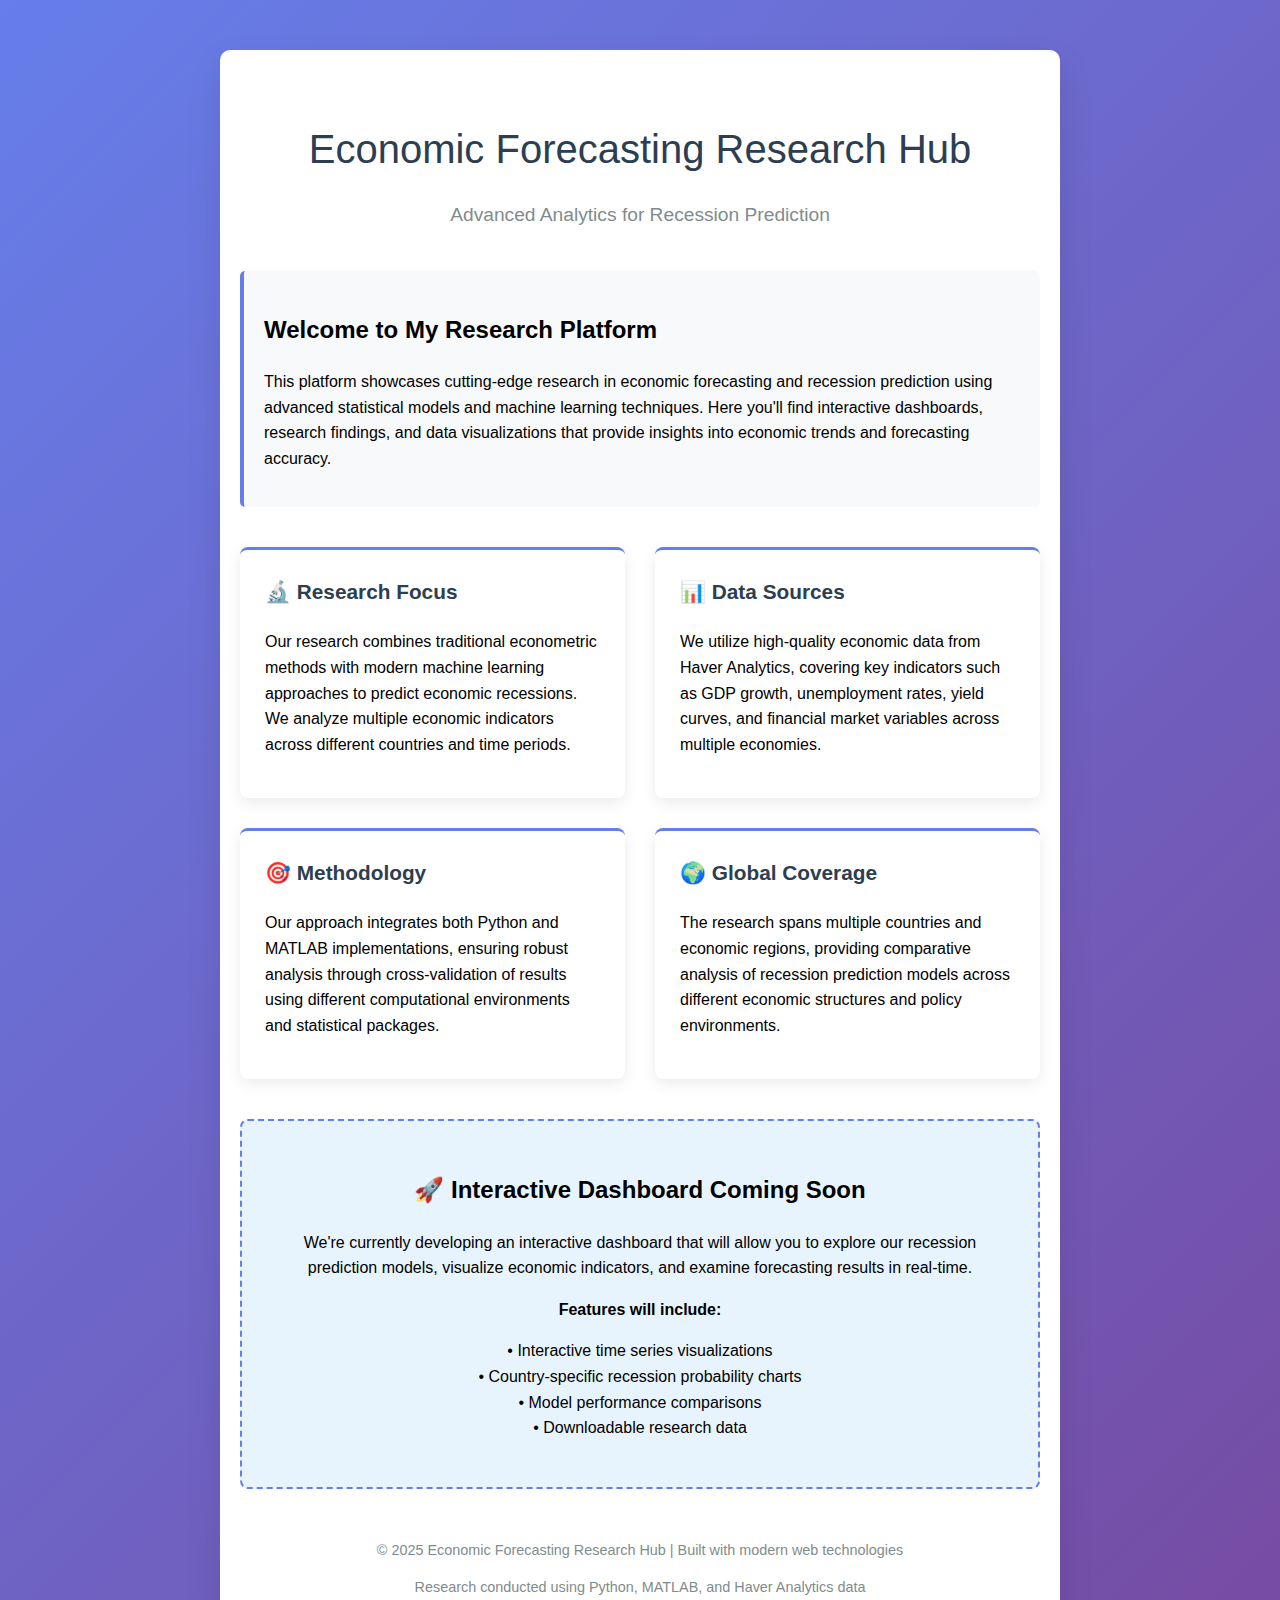
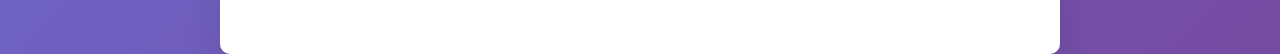
<file: index.html>
<!DOCTYPE html>
<html lang="en">
<head>
    <meta charset="UTF-8">
    <meta name="viewport" content="width=device-width, initial-scale=1.0">
    <title>Economic Forecasting Research Hub</title>
    <style>
        body {
            font-family: 'Segoe UI', Tahoma, Geneva, Verdana, sans-serif;
            line-height: 1.6;
            margin: 0;
            padding: 0;
            background: linear-gradient(135deg, #667eea 0%, #764ba2 100%);
            min-height: 100vh;
        }
        
        .container {
            max-width: 800px;
            margin: 0 auto;
            padding: 40px 20px;
            background: white;
            margin-top: 50px;
            border-radius: 10px;
            box-shadow: 0 15px 35px rgba(0, 0, 0, 0.1);
        }
        
        .header {
            text-align: center;
            margin-bottom: 40px;
        }
        
        h1 {
            color: #2c3e50;
            font-size: 2.5em;
            margin-bottom: 10px;
            font-weight: 300;
        }
        
        .subtitle {
            color: #7f8c8d;
            font-size: 1.2em;
            font-weight: 300;
        }
        
        .welcome-section {
            margin: 30px 0;
            padding: 20px;
            background: #f8f9fa;
            border-left: 4px solid #667eea;
            border-radius: 5px;
        }
        
        .research-info {
            display: grid;
            grid-template-columns: 1fr 1fr;
            gap: 30px;
            margin: 40px 0;
        }
        
        .info-card {
            background: white;
            padding: 25px;
            border-radius: 8px;
            box-shadow: 0 5px 15px rgba(0, 0, 0, 0.08);
            border-top: 3px solid #667eea;
        }
        
        .info-card h3 {
            color: #2c3e50;
            margin-top: 0;
            font-size: 1.3em;
        }
        
        .coming-soon {
            text-align: center;
            margin: 40px 0;
            padding: 30px;
            background: #e8f4fd;
            border-radius: 8px;
            border: 2px dashed #667eea;
        }
        
        .footer {
            text-align: center;
            margin-top: 50px;
            color: #7f8c8d;
            font-size: 0.9em;
        }
        
        @media (max-width: 768px) {
            .research-info {
                grid-template-columns: 1fr;
            }
            
            h1 {
                font-size: 2em;
            }
            
            .container {
                margin-top: 20px;
                padding: 20px 15px;
            }
        }
    </style>
</head>
<body>
    <div class="container">
        <div class="header">
            <h1>Economic Forecasting Research Hub</h1>
            <p class="subtitle">Advanced Analytics for Recession Prediction</p>
        </div>
        
        <div class="welcome-section">
            <h2>Welcome to My Research Platform</h2>
            <p>This platform showcases cutting-edge research in economic forecasting and recession prediction using advanced statistical models and machine learning techniques. Here you'll find interactive dashboards, research findings, and data visualizations that provide insights into economic trends and forecasting accuracy.</p>
        </div>
        
        <div class="research-info">
            <div class="info-card">
                <h3>🔬 Research Focus</h3>
                <p>Our research combines traditional econometric methods with modern machine learning approaches to predict economic recessions. We analyze multiple economic indicators across different countries and time periods.</p>
            </div>
            
            <div class="info-card">
                <h3>📊 Data Sources</h3>
                <p>We utilize high-quality economic data from Haver Analytics, covering key indicators such as GDP growth, unemployment rates, yield curves, and financial market variables across multiple economies.</p>
            </div>
            
            <div class="info-card">
                <h3>🎯 Methodology</h3>
                <p>Our approach integrates both Python and MATLAB implementations, ensuring robust analysis through cross-validation of results using different computational environments and statistical packages.</p>
            </div>
            
            <div class="info-card">
                <h3>🌍 Global Coverage</h3>
                <p>The research spans multiple countries and economic regions, providing comparative analysis of recession prediction models across different economic structures and policy environments.</p>
            </div>
        </div>
        
        <div class="coming-soon">
            <h2>🚀 Interactive Dashboard Coming Soon</h2>
            <p>We're currently developing an interactive dashboard that will allow you to explore our recession prediction models, visualize economic indicators, and examine forecasting results in real-time.</p>
            <p><strong>Features will include:</strong></p>
            <p>• Interactive time series visualizations<br>
            • Country-specific recession probability charts<br>
            • Model performance comparisons<br>
            • Downloadable research data</p>
        </div>
        
        <div class="footer">
            <p>© 2025 Economic Forecasting Research Hub | Built with modern web technologies</p>
            <p>Research conducted using Python, MATLAB, and Haver Analytics data</p>
        </div>
    </div>
</body>
</html>
</file>
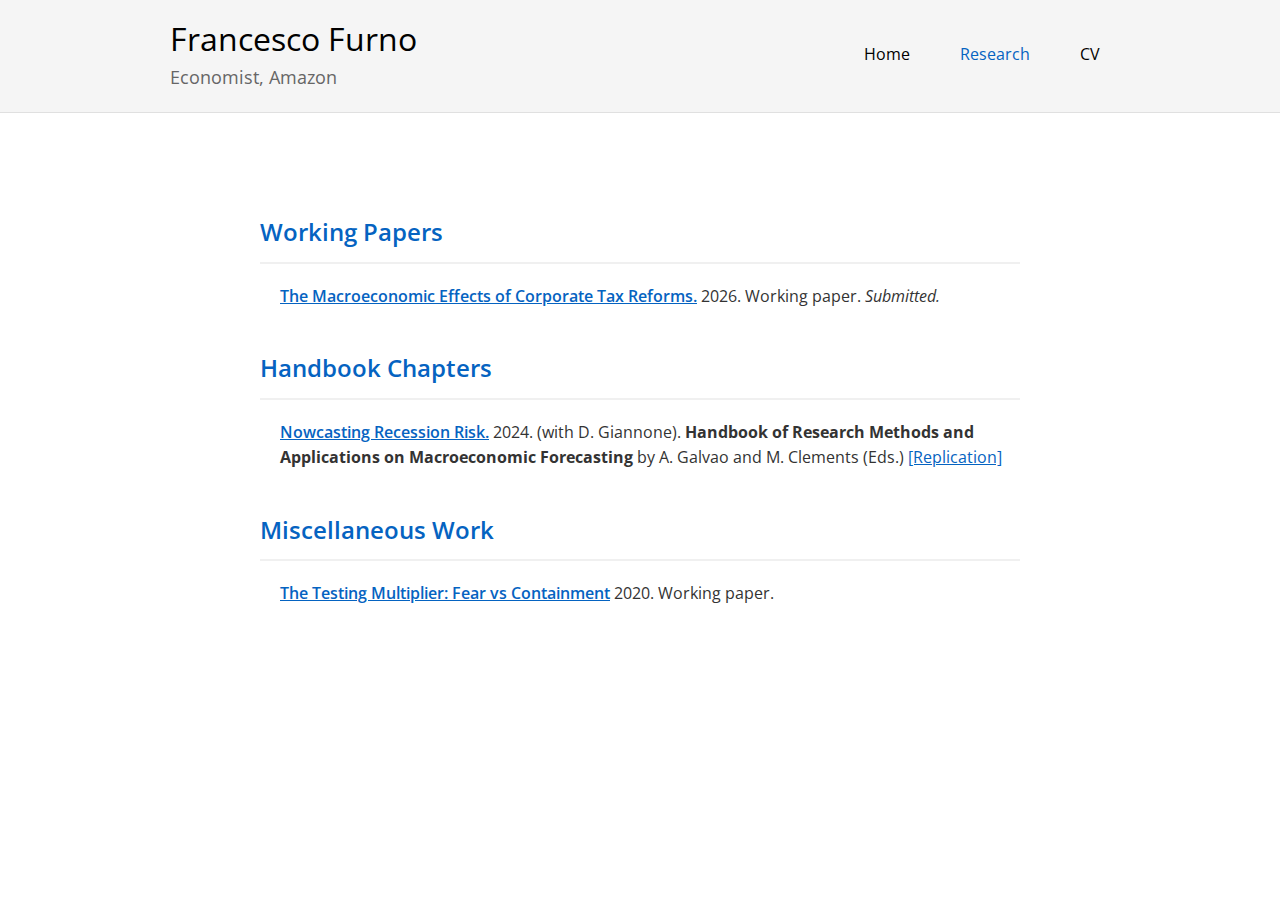
<file: research.html>
<!DOCTYPE html>
<html lang="en">
<head>
    <!-- Meta Tags -->
    <meta charset="UTF-8">
    <meta name="viewport" content="width=device-width, initial-scale=1.0">
    <title>Francesco Furno | Research | Macroeconomics & Econometrics</title>
    <meta name="description" content="Research papers by Francesco Furno on macroeconomics, corporate tax reforms, recession forecasting, and econometric methods. Working papers and publications.">

    <!-- Technical SEO tags -->
    <meta name="robots" content="index, follow">
    <link rel="canonical" href="https://francescofurno.com/research">
    
    <!-- Open Graph for social media -->
    <meta property="og:title" content="Research | Francesco Furno">
    <meta property="og:description" content="Research papers on macroeconomics, corporate tax reforms, and economic forecasting">
    <meta property="og:type" content="website">
    <meta property="og:url" content="https://francescofurno.com/research">
    <meta property="og:image" content="https://francescofurno.com/profile-photo.jpg">
    
    <!-- Twitter -->
    <meta name="twitter:card" content="summary">
    <meta name="twitter:title" content="Research | Francesco Furno">
    <meta name="twitter:description" content="Research papers on macroeconomics, corporate tax reforms, and economic forecasting">

    <!-- Favicon -->
    <link rel="icon" type="image/svg+xml" href="data:image/svg+xml,%3csvg xmlns='http://www.w3.org/2000/svg' viewBox='0 0 32 32'%3e%3crect width='32' height='32' fill='%232c3e50'/%3e%3cpolyline points='4,24 10,16 16,20 22,8 26,11' stroke='%23fff' stroke-width='2.5' fill='none'/%3e%3cpolygon points='24,9 30,11 24,13' fill='%23fff'/%3e%3ccircle cx='4' cy='24' r='1.5' fill='%23fff'/%3e%3ccircle cx='10' cy='16' r='1.5' fill='%23fff'/%3e%3ccircle cx='16' cy='20' r='1.5' fill='%23fff'/%3e%3ccircle cx='22' cy='8' r='1.5' fill='%23fff'/%3e%3c/svg%3e">
        
    <link rel="preconnect" href="https://fonts.googleapis.com">
    <link rel="preconnect" href="https://fonts.gstatic.com" crossorigin>
    <link href="https://fonts.googleapis.com/css2?family=Open+Sans:wght@400;600;700&display=swap" rel="stylesheet">
    <link rel="stylesheet" href="styles.css">

    <script type="application/ld+json">
    {
      "@context": "https://schema.org",
      "@type": "WebPage",
      "name": "Research - Francesco Furno",
      "description": "Academic research papers by Francesco Furno on macroeconomics, corporate tax policy, time-series econometrics and forecasting",
      "url": "https://francescofurno.com/research",
      "author": {
        "@type": "Person",
        "name": "Francesco Furno",
        "jobTitle": "Economist",
        "worksFor": {
          "@type": "Organization",
          "name": "Amazon"
        }
      },
      "mainEntity": [
        {
          "@type": "ScholarlyArticle",
          "name": "The Macroeconomic Effects of Corporate Tax Reforms",
          "author": {
            "@type": "Person",
            "name": "Francesco Furno"
          }
        },
        {
          "@type": "ScholarlyArticle",
          "name": "Nowcasting Recession Risk",
          "author": [
            {
              "@type": "Person",
              "name": "Francesco Furno"
            },
            {
              "@type": "Person",
              "name": "Domenico Giannone"
            }
          ]
        }
      ]
    }
    </script>
</head>
<body>
    <header>
        <div class="container">
            <div class="header-content">
                <div class="brand">
                    <h1><a href="/">Francesco Furno</a></h1>
                    <p class="subtitle">Economist, Amazon</p>
                </div>
                <nav>
                    <ul>
                        <li><a href="/">Home</a></li>
                        <li><a href="/research" class="active">Research</a></li>
                        <li><a href="CV.pdf" target="_blank">CV</a></li>
                    </ul>
                </nav>
            </div>
        </div>
    </header>

    <main>
        <div class="container">
            <div class="research-content">
                <section class="research-section">
                    <h2>Working Papers</h2>
                    <div class="paper">
                        <h3><a href="https://papers.ssrn.com/sol3/papers.cfm?abstract_id=4023666" class="paper-title" target="_blank">The Macroeconomic Effects of Corporate Tax Reforms.</a></h3>
                        <p class="paper-details">2026. Working paper. <i>Submitted.</i></p>                        
                    </div>
                </section>

                <section class="research-section">
                    <h2>Handbook Chapters</h2>
                    <div class="paper">
                        <h3><a href="https://papers.ssrn.com/sol3/papers.cfm?abstract_id=4706700" class="paper-title" target="_blank">Nowcasting Recession Risk.</a></h3>
                        <p class="paper-details">2024. (with D. Giannone). <strong>Handbook of Research Methods and Applications on Macroeconomic Forecasting</strong> by A. Galvao and M. Clements (Eds.) <a href="https://github.com/amazon-science/nowcasting-recession-risk" class="replication-link" target="_blank">[Replication]</a></p>
                    </div>
                </section>

                <section class="research-section">
                    <h2>Miscellaneous Work</h2>
                     <div class="paper">
                        <h3><a href="https://papers.ssrn.com/abstract_id=3743704" class="paper-title" target="_blank">The Testing Multiplier: Fear vs Containment</a></h3>
                        <p class="paper-details">2020. Working paper.</p>    
                    </div>
                </section>
            </div>
        </div>
    </main>
</body>
</html>
</file>
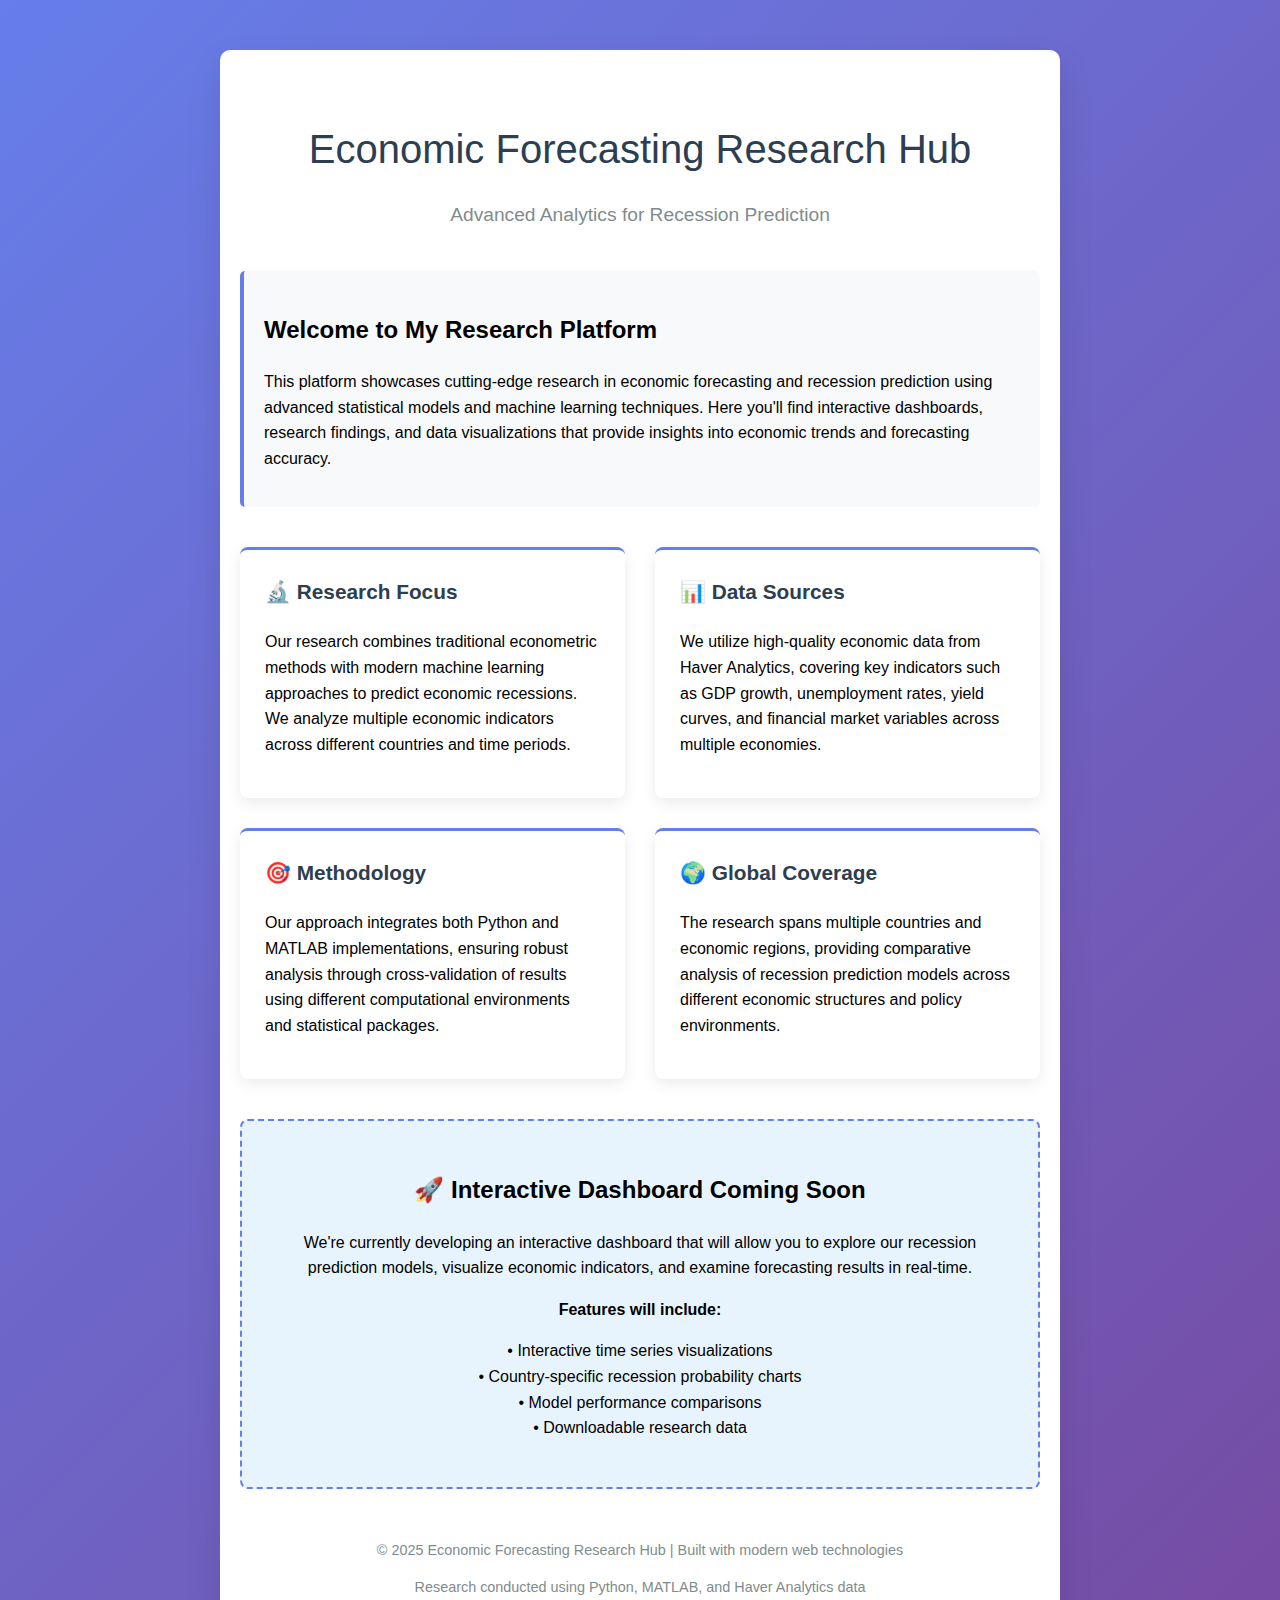
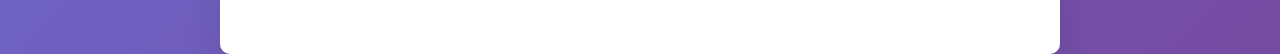
<file: welcome.html>
<!DOCTYPE html>
<html lang="en">
<head>
    <meta charset="UTF-8">
    <meta name="viewport" content="width=device-width, initial-scale=1.0">
    <title>Economic Forecasting Research Hub</title>
    <style>
        body {
            font-family: 'Segoe UI', Tahoma, Geneva, Verdana, sans-serif;
            line-height: 1.6;
            margin: 0;
            padding: 0;
            background: linear-gradient(135deg, #667eea 0%, #764ba2 100%);
            min-height: 100vh;
        }
        
        .container {
            max-width: 800px;
            margin: 0 auto;
            padding: 40px 20px;
            background: white;
            margin-top: 50px;
            border-radius: 10px;
            box-shadow: 0 15px 35px rgba(0, 0, 0, 0.1);
        }
        
        .header {
            text-align: center;
            margin-bottom: 40px;
        }
        
        h1 {
            color: #2c3e50;
            font-size: 2.5em;
            margin-bottom: 10px;
            font-weight: 300;
        }
        
        .subtitle {
            color: #7f8c8d;
            font-size: 1.2em;
            font-weight: 300;
        }
        
        .welcome-section {
            margin: 30px 0;
            padding: 20px;
            background: #f8f9fa;
            border-left: 4px solid #667eea;
            border-radius: 5px;
        }
        
        .research-info {
            display: grid;
            grid-template-columns: 1fr 1fr;
            gap: 30px;
            margin: 40px 0;
        }
        
        .info-card {
            background: white;
            padding: 25px;
            border-radius: 8px;
            box-shadow: 0 5px 15px rgba(0, 0, 0, 0.08);
            border-top: 3px solid #667eea;
        }
        
        .info-card h3 {
            color: #2c3e50;
            margin-top: 0;
            font-size: 1.3em;
        }
        
        .coming-soon {
            text-align: center;
            margin: 40px 0;
            padding: 30px;
            background: #e8f4fd;
            border-radius: 8px;
            border: 2px dashed #667eea;
        }
        
        .footer {
            text-align: center;
            margin-top: 50px;
            color: #7f8c8d;
            font-size: 0.9em;
        }
        
        @media (max-width: 768px) {
            .research-info {
                grid-template-columns: 1fr;
            }
            
            h1 {
                font-size: 2em;
            }
            
            .container {
                margin-top: 20px;
                padding: 20px 15px;
            }
        }
    </style>
</head>
<body>
    <div class="container">
        <div class="header">
            <h1>Economic Forecasting Research Hub</h1>
            <p class="subtitle">Advanced Analytics for Recession Prediction</p>
        </div>
        
        <div class="welcome-section">
            <h2>Welcome to My Research Platform</h2>
            <p>This platform showcases cutting-edge research in economic forecasting and recession prediction using advanced statistical models and machine learning techniques. Here you'll find interactive dashboards, research findings, and data visualizations that provide insights into economic trends and forecasting accuracy.</p>
        </div>
        
        <div class="research-info">
            <div class="info-card">
                <h3>🔬 Research Focus</h3>
                <p>Our research combines traditional econometric methods with modern machine learning approaches to predict economic recessions. We analyze multiple economic indicators across different countries and time periods.</p>
            </div>
            
            <div class="info-card">
                <h3>📊 Data Sources</h3>
                <p>We utilize high-quality economic data from Haver Analytics, covering key indicators such as GDP growth, unemployment rates, yield curves, and financial market variables across multiple economies.</p>
            </div>
            
            <div class="info-card">
                <h3>🎯 Methodology</h3>
                <p>Our approach integrates both Python and MATLAB implementations, ensuring robust analysis through cross-validation of results using different computational environments and statistical packages.</p>
            </div>
            
            <div class="info-card">
                <h3>🌍 Global Coverage</h3>
                <p>The research spans multiple countries and economic regions, providing comparative analysis of recession prediction models across different economic structures and policy environments.</p>
            </div>
        </div>
        
        <div class="coming-soon">
            <h2>🚀 Interactive Dashboard Coming Soon</h2>
            <p>We're currently developing an interactive dashboard that will allow you to explore our recession prediction models, visualize economic indicators, and examine forecasting results in real-time.</p>
            <p><strong>Features will include:</strong></p>
            <p>• Interactive time series visualizations<br>
            • Country-specific recession probability charts<br>
            • Model performance comparisons<br>
            • Downloadable research data</p>
        </div>
        
        <div class="footer">
            <p>© 2025 Economic Forecasting Research Hub | Built with modern web technologies</p>
            <p>Research conducted using Python, MATLAB, and Haver Analytics data</p>
        </div>
    </div>
</body>
</html>
</file>
<file: styles.css>
* {
    margin: 0;
    padding: 0;
    box-sizing: border-box;
}

body {
    font-family: 'Open Sans', sans-serif;
    font-size: 16px;
    line-height: 1.6;
    color: #000000;
    background-color: #fff;
}

.container {
    max-width: 980px;
    margin: 0 auto;
    padding: 0 20px;
}

/* Header */
header {
    background-color: #f5f5f5;
    padding: 20px 0;
    border-bottom: 1px solid #e0e0e0;
}

.header-content {
    display: flex;
    justify-content: space-between;
    align-items: flex-start;
    position: relative;
}

.brand h1 {
    font-size: 32px;
    font-weight: normal;
    letter-spacing: 0.00em;
    line-height: 1.2;
    margin-bottom: 5px;
}

.brand h1 a {
    color: #000000; /* pure black */
    text-decoration: none;
}

.subtitle {
    font-size: 18px;
    color: #666;
    font-weight: normal;
}

nav {
    position: absolute;
    right: 0%;
    top: 30%;
}

nav ul {
    list-style: none;
    display: flex;
    gap: 30px;
}

nav a {
    text-decoration: none;
    color: #000000;
    font-size: 16px;
    padding: 5px 10px;
    transition: color 0.3s ease;
}

nav a:hover,
nav a.active {
    color: #0563C1;
}

/* Main content */
main {
    padding: 60px 0;
}

.hero-section {
    display: grid;
    grid-template-columns: 315px 1fr;
    gap: 60px;
    align-items: start;
    margin-bottom: 60px;
}

.profile-photo img {
    width: 100%;
    height: auto;
    border-radius: 8px;
    box-shadow: 0 4px 8px rgba(0,0,0,0.1);
}

.content {
    padding-top: 20px;
}

.content p {
    font-size: 16px;
    margin-bottom: 20px;
    text-align: justify;
    line-height: 1.5;
}

.content a {
    color: #0563C1;
    text-decoration: underline;
}

.content a:hover {
    color: #2c3e50;
}

/* Social links */
.social-links {
    display: flex;
    gap: 15px;
    margin-top: 20px;
}

.social-links a {
    color: #0563C1;
    transition: color 0.3s ease;
}

.social-links a:hover {
    color: #2c3e50;
}

/* Responsive design */
@media (max-width: 768px) {
    .header-content {
        flex-direction: column;
        gap: 20px;
    }
    
    nav {
        position: static;
        align-self: center;
    }
    
    .hero-section {
        grid-template-columns: 1fr;
        gap: 40px;
        text-align: center;
    }
    
    .profile-photo {
        max-width: 300px;
        margin: 0 auto;
    }
    
    .content {
        padding-top: 0;
        text-align: left;
    }
    
    .social-links {
        justify-content: flex-start;
    }
}

@media (max-width: 480px) {
    .container {
        padding: 0 15px;
    }
    
    .brand h1 {
        font-size: 24px;
    }
    
    .subtitle {
        font-size: 16px;
    }
    
    nav ul {
        gap: 20px;
    }
    
    main {
        padding: 40px 0;
    }
}

/* Research page styles */

.research-content {
    max-width: 800px;
    margin: 0 auto;
    padding: 40px 20px;
}

.research-section {
    margin-bottom: 40px;
}

.research-section h2 {
    font-size: 24px;
    font-weight: 600;
    color: #0563C1;
    margin-bottom: 20px;
    border-bottom: 2px solid #f0f0f0;
    padding-bottom: 10px;
}

.paper {
    margin-bottom: 25px;
    padding-left: 20px;
}

.paper h3 {
    font-size: 16px; /* Reduced from 18px */
    font-weight: 600;
    line-height: 1.4;
    margin-bottom: 0; /* Changed from 8px to remove gap */
    display: inline; /* Makes title inline with details */
}

.paper-title {
    color: #0563C1;
    text-decoration: underline;
}

.paper-title:hover {
    color: #2c3e50;
}

.paper-details {
    font-size: 16px;
    line-height: 1.5;
    color: #333;
    margin: 0;
    display: inline;
}

.replication-link {
    color: #0563C1;
    text-decoration: underline;
}

.replication-link:hover {
    color: #2c3e50;
}
</file>
